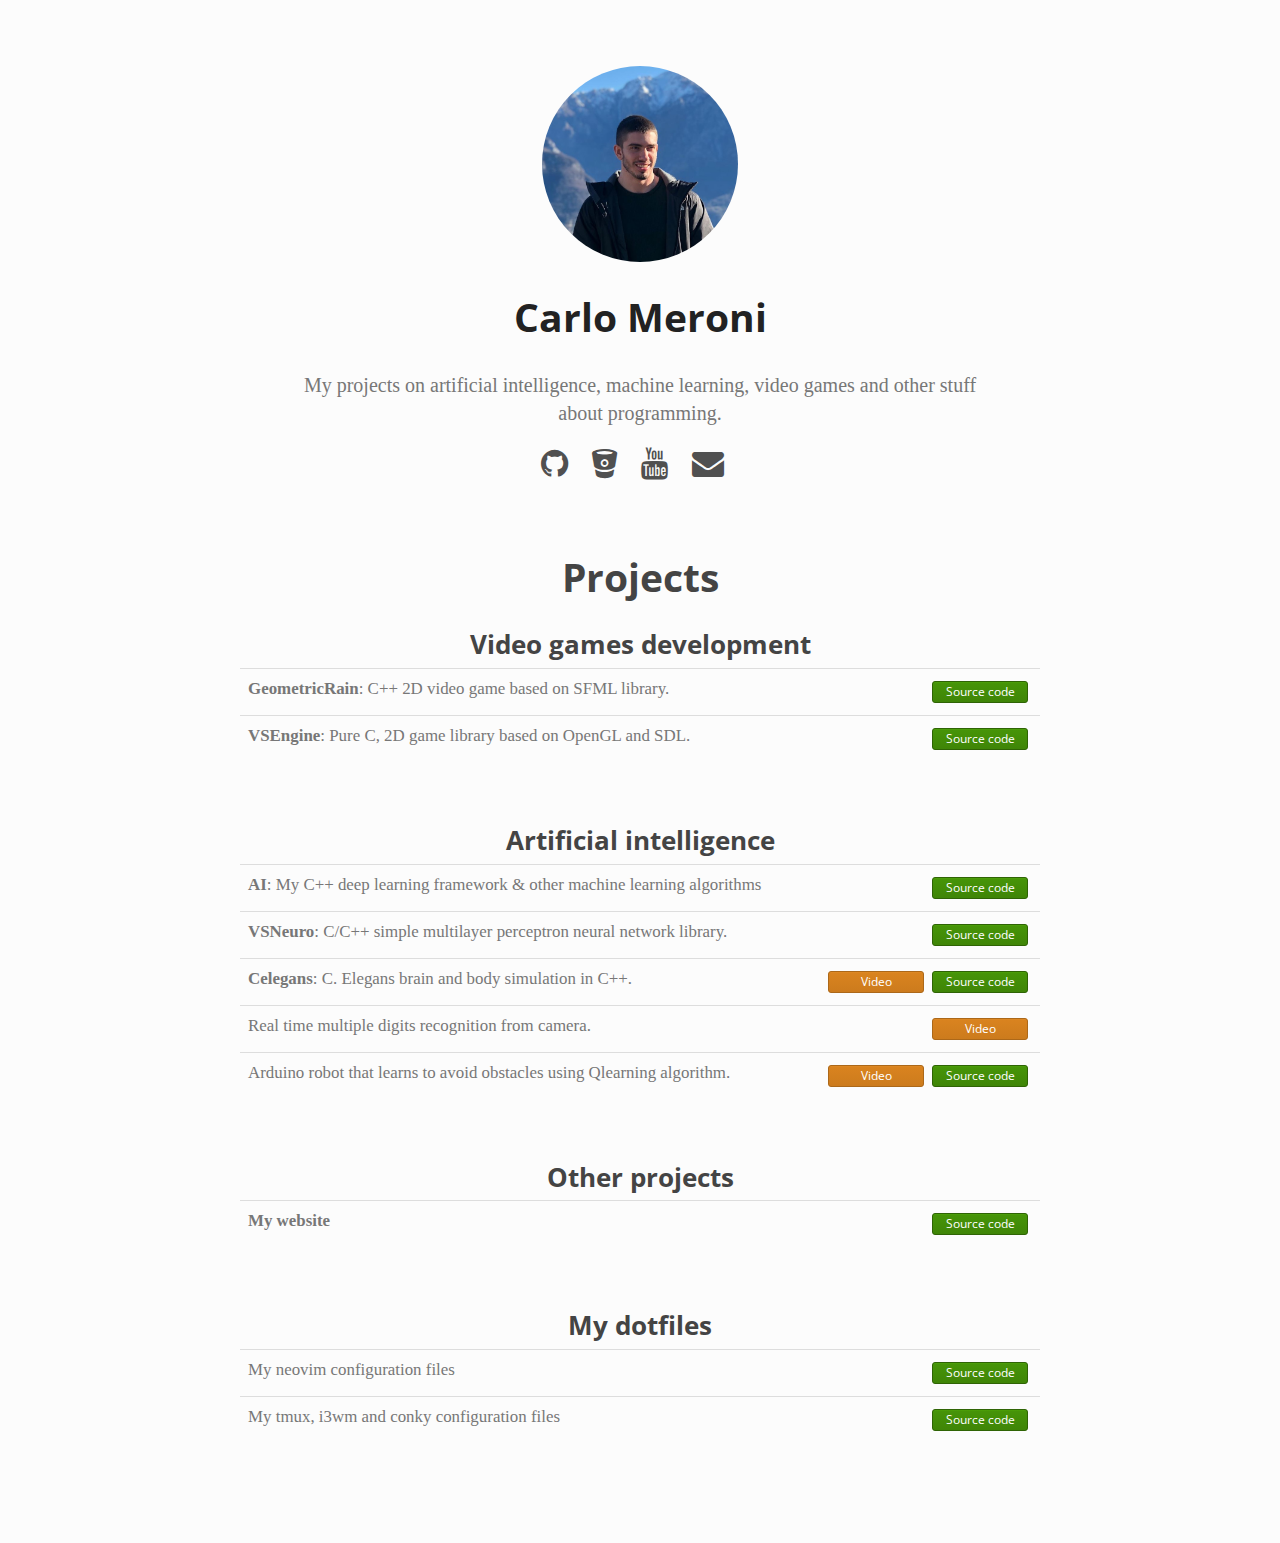
<file: index.html>
<!DOCTYPE html>
<html lang="en">

	<head>

		<meta charset="utf-8">
		<meta http-equiv="X-UA-Compatible" content="IE=edge">
		<meta name="viewport" content="width=device-width, initial-scale=1">
		<meta name="description" content="">
		<meta name="author" content="Carlo Meroni website">

		<title>Carlo Meroni website</title>

		<!-- Bootstrap Core CSS -->
		<link href="css/bootstrap_simplex.min.css" rel="stylesheet">

		<!-- Font-awesome for icons -->
		<link rel="stylesheet" href="css/font-awesome.min.css">

		<!-- overflow theme -->
		<link href="css/overflow.css" rel="stylesheet">

		<!-- Custom Fonts -->
		<link href="http://maxcdn.bootstrapcdn.com/font-awesome/4.1.0/css/font-awesome.min.css" rel="stylesheet" type="text/css">
		<link href='http://fonts.googleapis.com/css?family=Lora:400,700,400italic,700italic' rel='stylesheet' type='text/css'>
		<link href='http://fonts.googleapis.com/css?family=Open+Sans:300italic,400italic,600italic,700italic,800italic,400,300,600,700,800' rel='stylesheet' type='text/css'>

		<!-- jQuery -->
		<script src="js/jquery.js"></script>

		<script>
		  !function(g,s,q,r,d){r=g[r]=g[r]||function(){(r.q=r.q||[]).push(
		  arguments)};d=s.createElement(q);q=s.getElementsByTagName(q)[0];
		  d.src='//d1l6p2sc9645hc.cloudfront.net/tracker.js';q.parentNode.
		  insertBefore(d,q)}(window,document,'script','_gs');

		  _gs('GSN-856632-M');
		  _gs('set', 'anonymizeIP', true);
		</script>

		<!-- Bootstrap Core JavaScript -->
		<!-- <script src="js/bootstrap.min.js"></script> -->

	</head>

	<body>
		<div class="pagecolumn">

			<!-- head-start -->
			<div class="site-head">
				<a class="blog-logo" href="index.html"><img src="img/me.jpg"></a>
				<div class="blog-title"><h1><a href="index.html">Carlo Meroni</a></h1></div>
				<div class="blog-description">
					My projects on artificial intelligence, machine learning, video games and other stuff about programming.
				</div>
				<div class="blog-links">
					<a href="https://github.com/Flowx08"><i class="fa fa-github"></i></a>
					<a href="https://bitbucket.org/Flowx08/"><i class="fa fa-bitbucket"></i></a>
					<a href="https://www.youtube.com/channel/UCKlfhJAgXFyM9u_U9Hg5f0A"><i class="fa fa-youtube"></i></a>
					<a href="mailto:meronicarlo98@gmail.com"><i class="fa fa-envelope"></i></a>
				</div>
			</div>
			<!-- head-end -->

			<!-- posts -->
			<h1>Projects</h1>
			<div class="post">
				<h2>Video games development</h2>
				<table class="table">
					<tbody>
						<tr>
							<td><b>GeometricRain</b>: C++ 2D video game based on SFML library.</td>
							<td>
								<a class="btn btn-xs btn-success" href="https://github.com/Flowx08/GeometricRain">Source code</a>
							</td>
						</tr>
						<tr>
							<td>
								<b>VSEngine</b>: Pure C, 2D game library based on OpenGL and SDL.
							</td>
							<td>
								<a class="btn btn-xs btn-success" href="https://github.com/Flowx08/VSEngine">Source code</a>
							</td>
						</tr>
					</tbody>
				</table>
				<h2>Artificial intelligence</h2>
				<table class="table">
					<tbody>
						<tr>
							<td><b>AI</b>: My C++ deep learning framework & other machine learning algorithms</td>
							<td><a class="btn btn-xs btn-success" href="https://github.com/Flowx08/artificial_intelligence"> Source code</a></td>
						</tr>
						<tr>
							<td><b>VSNeuro</b>: C/C++ simple multilayer perceptron neural network library.</td>
							<td><a class="btn btn-xs btn-success" href="https://github.com/Flowx08/VSNeuro"> Source code</a></td>
						</tr>
						<tr>
							<td><b>Celegans</b>: C. Elegans brain and body simulation in C++.</td>
							<td>
								<a class="btn btn-xs btn-success" href="https://github.com/Flowx08/Celegans-simulation"> Source code</a>
								<a class="btn btn-xs btn-danger" href="https://youtu.be/WAYeeMcu1tY">Video</a>
							</td>
						</tr>
						<tr>
							<td>
								Real time multiple digits recognition from camera.
							</td>
							<td>
								<a class="btn btn-xs btn-danger" href="https://youtu.be/cksWmziot9E">Video</a>
							</td>
						</tr>
						<tr>
							<td>Arduino robot that learns to avoid obstacles using Qlearning algorithm.</td>
							<td>
								<a class="btn btn-xs btn-success" href="https://github.com/Flowx08/ObstacleAvoidingRobot"> Source code</a>
								<a class="btn btn-xs btn-danger" href="https://youtu.be/RmJmmRU5MrI">Video</a>
							</td>
						</tr>
					</tbody>
				</table>

			<h2>Other projects</h2>
				<table class="table">
					<tbody>
						<tr>
							<td>
								<b>My website</b>
							</td>
							<td>
								<a class="btn btn-xs btn-success" href="https://github.com/Flowx08/Flowx08.github.io">Source code</a>
							</td>
						</tr>
					</tbody>
				</table>

				<h2>My dotfiles</h2>
				<table class="table">
					<tbody>
						<tr>
							<td>
								My neovim configuration files
							</td>
							<td>
								<a class="btn btn-xs btn-success" href="https://github.com/Flowx08/neovim_config">Source code</a>
							</td>
						</tr>
						<tr>
							<td>
								My tmux, i3wm and conky configuration files
							</td>
							<td>
								<a class="btn btn-xs btn-success" href="https://github.com/Flowx08/dotfiles">Source code</a>
							</td>
						</tr>
					</tbody>
				</table>
			</div>
		</div>

	</body>

</html>
</file>
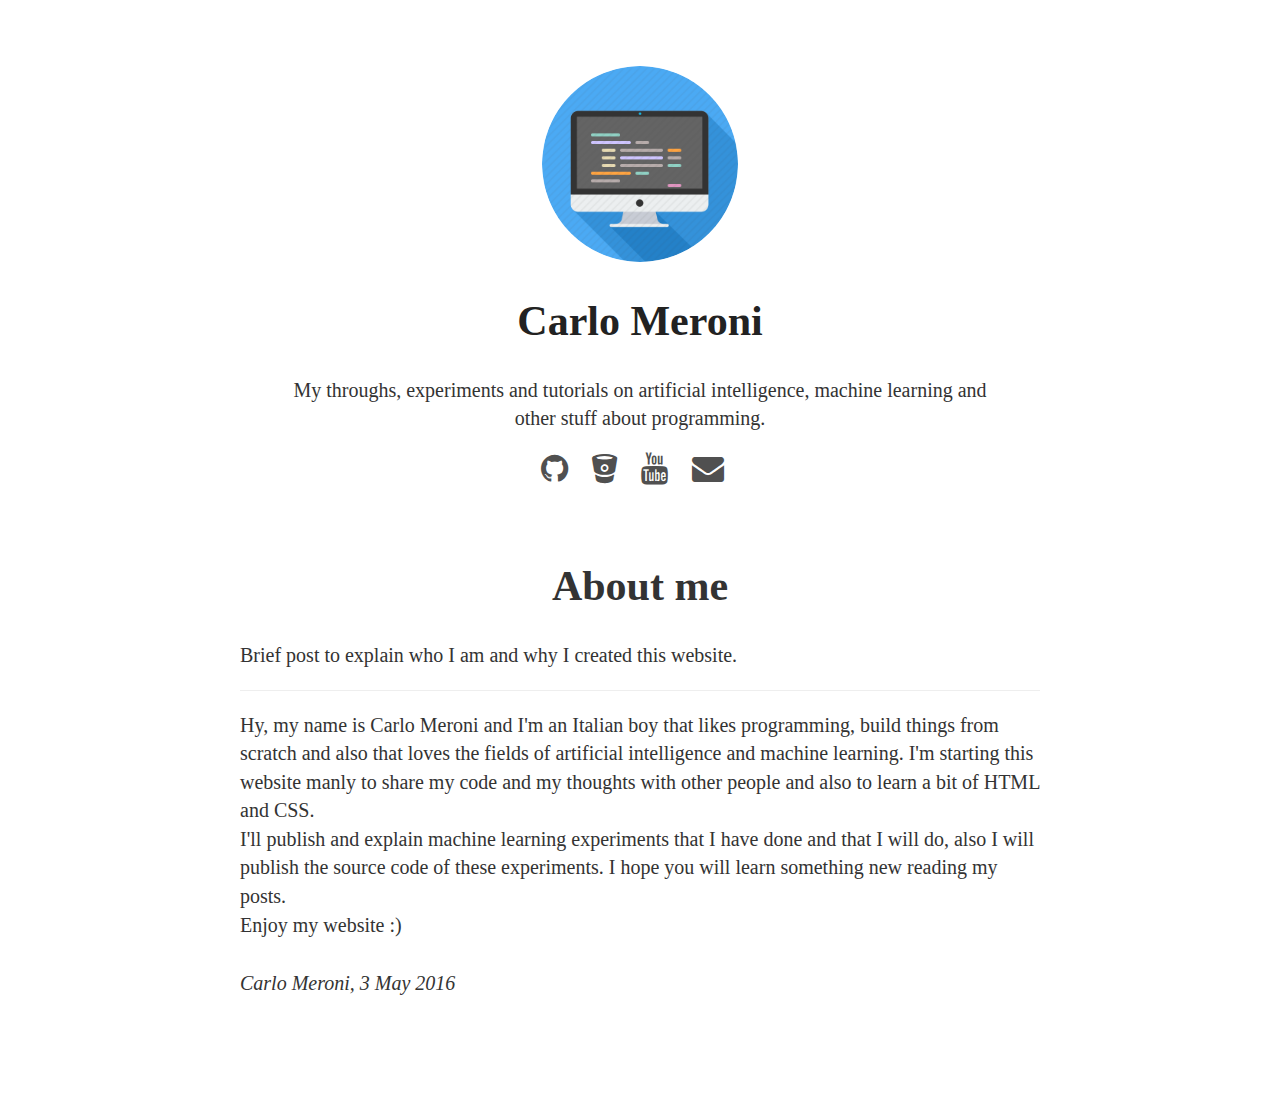
<file: about.html>
<!DOCTYPE html>
<html lang="en">

<head>

    <meta charset="utf-8">
    <meta http-equiv="X-UA-Compatible" content="IE=edge">
    <meta name="viewport" content="width=device-width, initial-scale=1">
    <meta name="description" content="">
    <meta name="author" content="Carlo Meroni website">

    <title>Carlo Meroni website</title>

    <!-- Bootstrap Core CSS -->
    <link href="css/bootstrap.min.css" rel="stylesheet">
	
	<!-- Font-awesome for icons -->
	<link rel="stylesheet" href="/css/font-awesome.min.css">
    
	<!-- overflow theme -->
	<link href="css/overflow.css" rel="stylesheet">

    <!-- Custom Fonts -->
    <link href="http://maxcdn.bootstrapcdn.com/font-awesome/4.1.0/css/font-awesome.min.css" rel="stylesheet" type="text/css">
    <link href='http://fonts.googleapis.com/css?family=Lora:400,700,400italic,700italic' rel='stylesheet' type='text/css'>
    <link href='http://fonts.googleapis.com/css?family=Open+Sans:300italic,400italic,600italic,700italic,800italic,400,300,600,700,800' rel='stylesheet' type='text/css'>
    
	<!-- jQuery -->
    <script src="js/jquery.js"></script>
	
    <!-- Bootstrap Core JavaScript -->
    <script src="js/bootstrap.min.js"></script>
	
	<!-- Load head of the page -->
	<script> $(function(){ $("#page-head").load("head.html"); }); </script> 

</head>

<body>
	<div class="pagecolumn">

	<!-- page head -->
	<div id="page-head"></div>

	<!-- posts -->
	<h1>About me</h1>
	<p>Brief post to explain who I am and why I created this website.</p>
	<hr>
	<p>Hy, my name is Carlo Meroni and I'm an Italian boy that likes programming, build
	things from scratch and also that loves the fields of artificial intelligence and machine learning.
	I'm starting this website manly to share my code and my thoughts with other people and also
	to learn a bit of HTML and CSS.
	<br>
	I'll publish and explain machine learning experiments that I have done and that I will do, also
	I will publish the source code of these experiments.
	I hope you will learn something new reading my posts.
	<br>
	Enjoy my website :)
	</p>
	<br>
	<p><i>Carlo Meroni, 3 May 2016</i></p>
	</div>

</body>

</html>
</file>
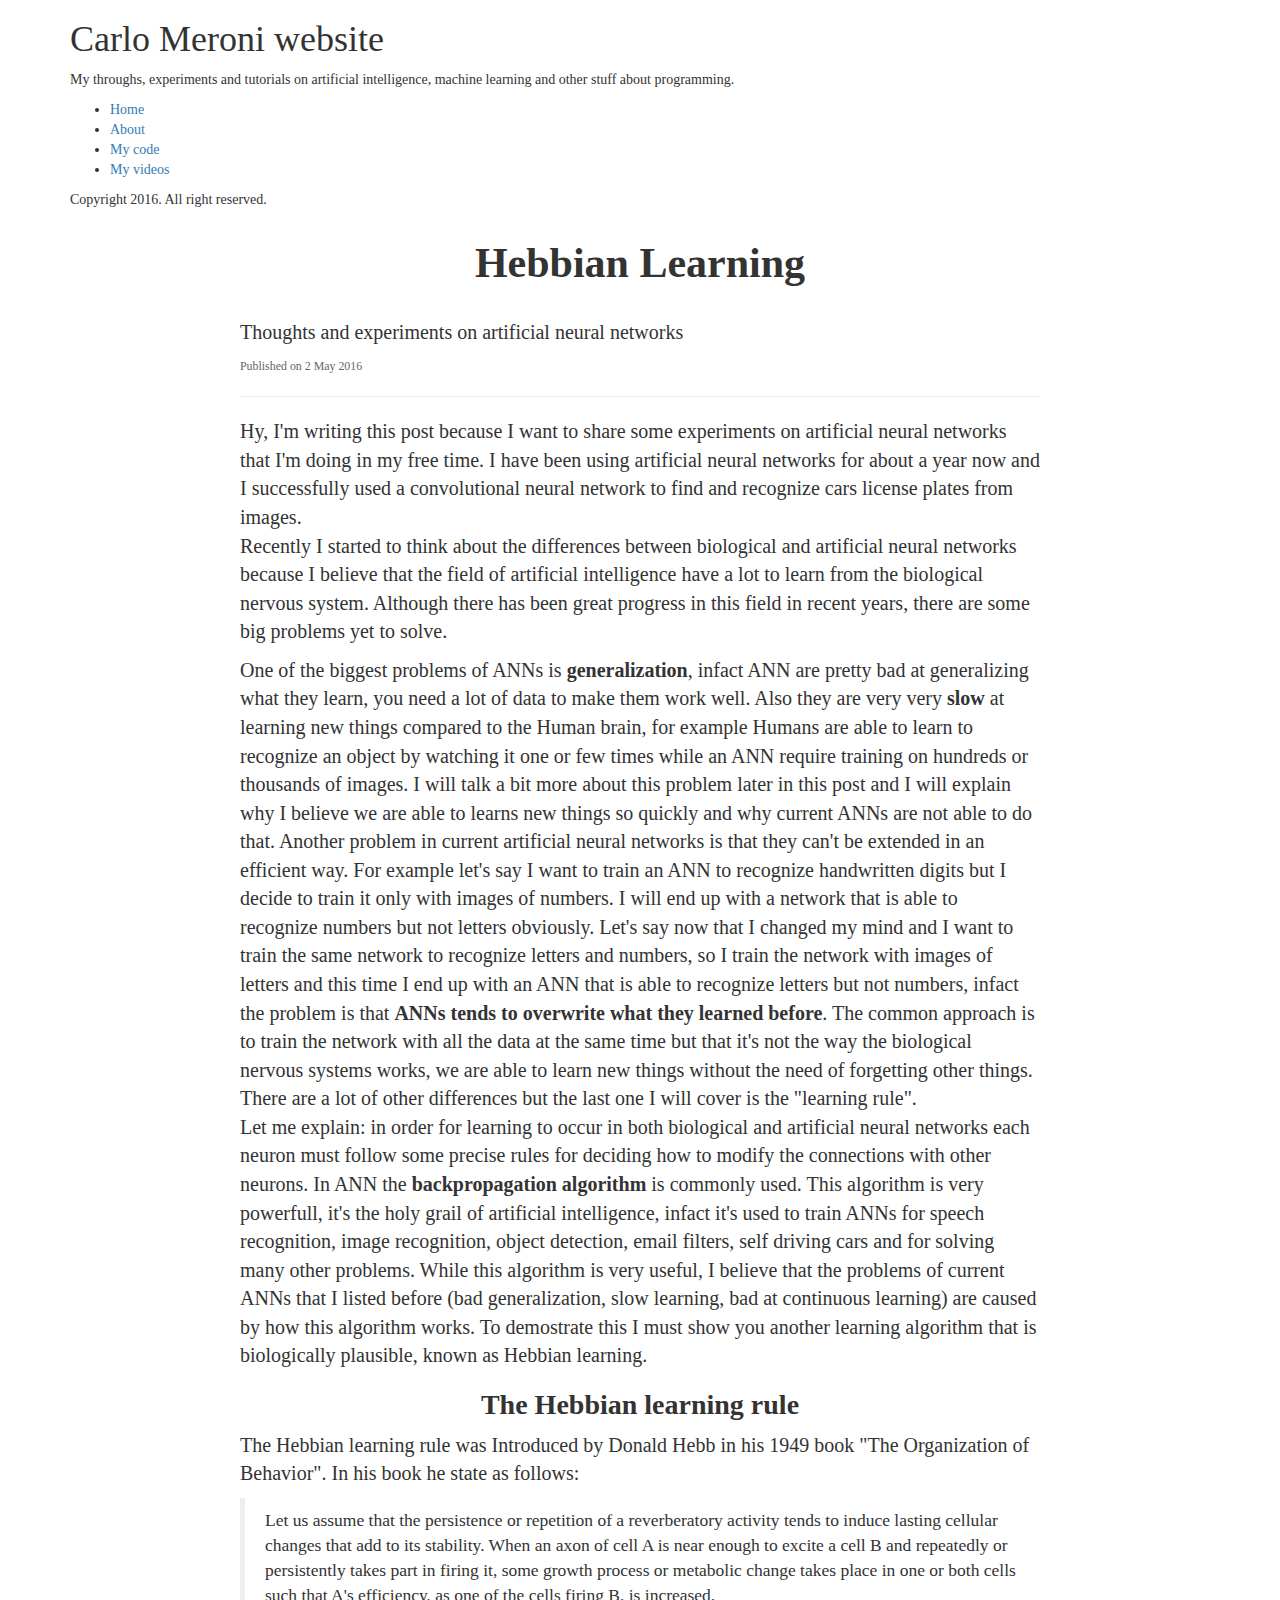
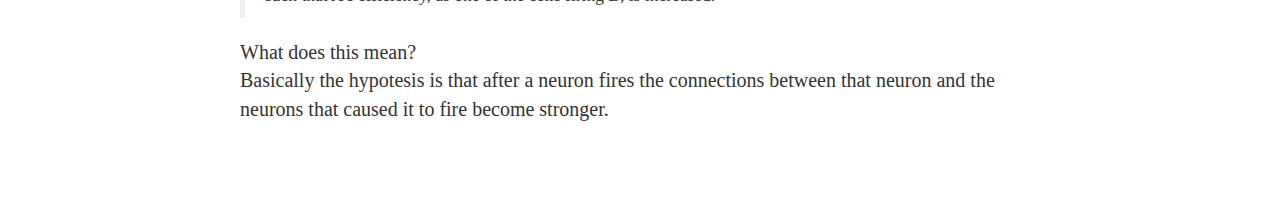
<file: posts/hebbianlearning/hebbianlearning.html>
<!DOCTYPE html>
<html lang="en">

<head>

    <meta charset="utf-8">
    <meta http-equiv="X-UA-Compatible" content="IE=edge">
    <meta name="viewport" content="width=device-width, initial-scale=1">
    <meta name="description" content="">
    <meta name="author" content="Carlo Meroni website">

    <title>Carlo Meroni website</title>

    <!-- Bootstrap Core CSS -->
    <link href="/css/bootstrap.min.css" rel="stylesheet">
    
	<!-- overflow theme -->
	<link href="/css/overflow.css" rel="stylesheet">

    <!-- Custom Fonts -->
    <link href="http://maxcdn.bootstrapcdn.com/font-awesome/4.1.0/css/font-awesome.min.css" rel="stylesheet" type="text/css">
    <link href='http://fonts.googleapis.com/css?family=Lora:400,700,400italic,700italic' rel='stylesheet' type='text/css'>
    <link href='http://fonts.googleapis.com/css?family=Open+Sans:300italic,400italic,600italic,700italic,800italic,400,300,600,700,800' rel='stylesheet' type='text/css'>
    
	<!-- jQuery -->
    <script src="/js/jquery.js"></script>
	
    <!-- Bootstrap Core JavaScript -->
    <script src="/js/bootstrap.min.js"></script>
	
	<!-- Load maincolumn -->
	<script> $(function(){ $("#maincolumn").load("/maincolumn.html");}); </script> 
	
	<!-- MathJax for inline math -->
	<script type="text/x-mathjax-config">
	MathJax.Hub.Config({tex2jax: {inlineMath: [['$','$'], ['\\(','\\)']]}});
	</script>
	<script type="text/javascript" async
	src="https://cdn.mathjax.org/mathjax/latest/MathJax.js?config=TeX-AMS_CHTML">
	</script>
</head>

<body>
	
	<!-- maincolumn -->
	<div id="maincolumn"></div>

	<!-- posts -->
	<div class="pagecolumn">
	<h1>Hebbian Learning</h1>
	<p>Thoughts and experiments on artificial neural networks</p>
	<small>Published on 2 May 2016</small>
	<hr>
	<p>Hy, I'm writing this post because I want to share some experiments on artificial neural 
	networks that I'm doing in my free time. I have been using artificial neural networks
	for about a year now and I successfully used a convolutional neural network to find and 
	recognize cars license plates from images. 
	<br>Recently I started to think about the differences between biological and artificial neural networks
	because I believe that the field of artificial intelligence have a lot to learn from 
	the biological nervous system.
	Although there has been great progress in this field in recent years,
	there are some big problems yet to solve.
	</p>
	<p>
	One of the biggest problems of ANNs is <b>generalization</b>, infact ANN are pretty bad at generalizing
	what they learn, you need a lot of data to make them work well.
	Also they are very very <b>slow</b> at learning new things compared to the Human brain, for
	example Humans are able to learn to recognize an object by watching it one or few times
	while an ANN require training on hundreds or thousands of images.
	I will talk a bit more about this problem later in this post and I will explain why I believe
	we are able to learns new things so quickly and why current ANNs are not able to do that.
	Another problem in current artificial neural networks is that they can't be extended in an efficient
	way. For example let's say I want to train an ANN to recognize handwritten digits but I
	decide to train it only with images of numbers. I will end up
	with a network that is able to recognize numbers but not letters obviously.
	Let's say now that I changed my mind and I want to train the same network to recognize
	letters and numbers, so I train the network with images of letters and
	this time I end up with an ANN that is able to recognize letters but not numbers, infact the
	problem is that <b>ANNs tends to overwrite what they learned before</b>.
	The common approach is to train the network with all the data at the same time but that it's
	not the way the biological nervous systems works, we are able to learn new things without the need
	of forgetting other things.
	There are a lot of other differences but the last one I will cover is the "learning rule".
	<br>
	Let me explain: in order for learning to occur in both biological and artificial neural networks
	each neuron must follow some precise rules for deciding how to modify the connections with other neurons.
	In ANN the <b>backpropagation algorithm</b> is commonly used.
	This algorithm is very powerfull, it's the holy grail of artificial intelligence,
	infact it's used to train ANNs for speech recognition, image recognition, object detection,
	email filters, self driving cars and for solving many other problems.
	While this algorithm is very useful, I believe that the problems of current ANNs that I listed
	before (bad generalization, slow learning, bad at continuous learning) are caused by 
	how this algorithm works. To demostrate this I must show you another learning algorithm that
	is biologically plausible, known as Hebbian learning.
	</p>
	
	<h2>The Hebbian learning rule</h2>
	<p>
	The Hebbian learning rule was Introduced by Donald Hebb in his 1949 book "The Organization of Behavior".
	In his book he state as follows:
	</p>
	<blockquote>
	Let us assume that the persistence or repetition of a reverberatory activity 
	tends to induce lasting cellular changes that add to its stability. When an axon 
	of cell A is near enough to excite a cell B and repeatedly or persistently takes part in 
	firing it, some growth process or metabolic change takes place in one or both cells 
	such that A's efficiency, as one of the cells firing B, is increased.
	</blockquote>
	<p>
	What does this mean?<br>	
	Basically the hypotesis is that after a neuron fires the connections between that neuron
	and the neurons that caused it to fire become stronger.
	</p>
	</div>

</body>

</html>
</file>
<file: css/overflow.css>
body {
	font-family: "Helvetica Neue";
	margin-bottom: 100px;
}

.site-head {
	padding: 50px 0 50px 0;
	text-align: center;
}

.blog-logo img{
	width: 196px;
	height: 196px;
	border-radius: 50%;
	background-size: cover !important;
	background-position: center center !important;
}

.blog-title {
}

.blog-title a {
	color: #222;
}

.blog-title a:hover {
	color: #666;
	text-decoration: none;
}

.blog-description {
	max-width: 700px;
	margin: 15px auto 0 auto;
	font-size: 20px;
	line-height:28px;
}

.blog-links {
	margin-top: 15px;
	font-size: 32px;
}

.blog-links a {
	margin-right:16px;
	color: rgba(80, 80, 80, 1.0);
}

.blog-links a:hover {
	margin-right:16px;
	color: rgba(200, 200, 200, 1.0);
}

.pagecolumn {
	position: relative;
	width: 90%;
	max-width: 800px;
	margin: 0 auto;
}

.pagecolumn h1{
	font-size:3em;
	font-weight: bold;
	text-align: center;
	margin-bottom: 32px;
}

.pagecolumn h2 {
	font-size:2.0em;
	font-weight: bold;
	text-align: center;
}

.pagecolumn img {
	margin: 16px;
}

.pagecolumn p {
	font-size:20px;
	font-height:35px;
	font-family:"Helvetica Neue";
	font-weight: 300;
}

.pagecolumn table {
	font-size:1.3em;
	margin-bottom: 64px;
}

.pagecolumn small{
	color:#666;
}

.post {
	margin-bottom:16px;
	padding: 0 0 0px 0px;
	line-height: 16px;
}

.post a {
	color:#FFF;
}

.post a:hover {
	color:#666;
	text-decoration:none;
}

.post .btn {
	float: right;
	margin: 4px;
	width: 96px;
}

.formula {
	font-size: 1.5em;
}

code {
	padding:16px;
	margin:0px;
}

pre{
	padding:8px;
	margin-top:16px;
	margin-bottom:16px;
	font-size: 0.75em;
	background-color:#444;
	-moz-tab-size: 4;
	-o-tab-size:   4;
	tab-size:      4;
}
</file>
